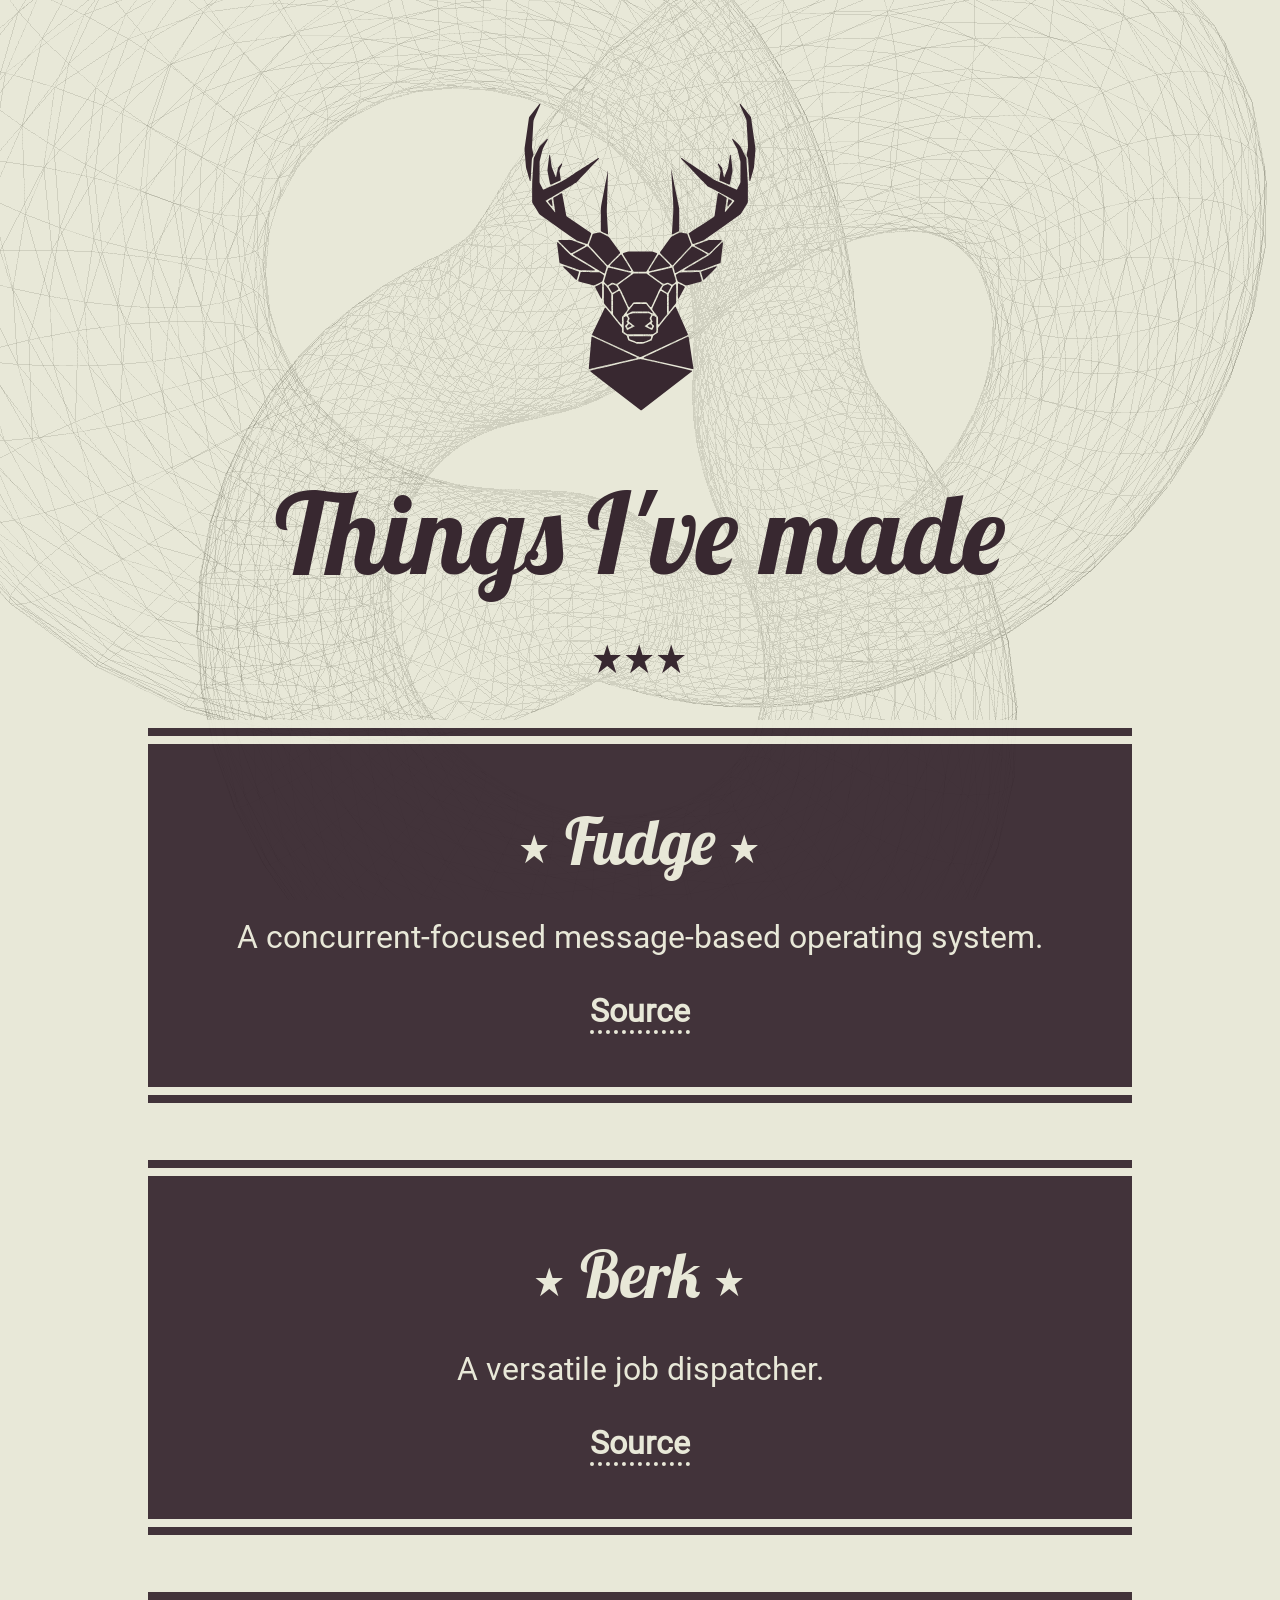
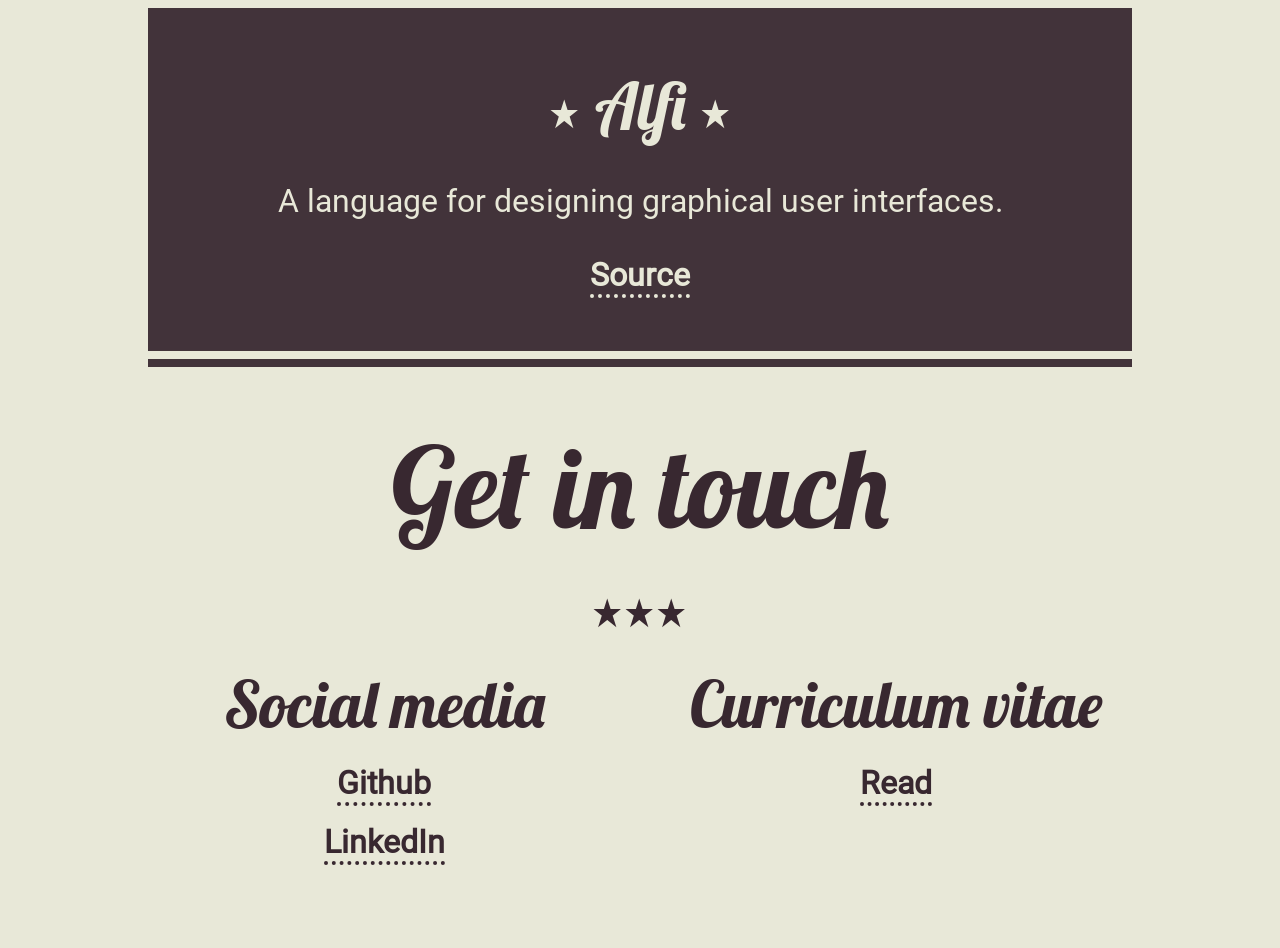
<file: index.html>
<!DOCTYPE html>
<html>
    <head>
        <title>Home of Jens Nyberg</title>
        <link rel="stylesheet" type="text/css" href="style.css">
    </head>
    <body>
        <div id="container" style="position: fixed; z-index: -1"></div>
        <div class="box0">
            <div class="row">
                <div class="col">
                    <div class="box1 center"><img src="reindeer.svg" width="320px"/></div>
                    <div class="box1 topic center">Things I've made</div>
                    <div class="box1 center"><img src="star2.svg" width="32px"/><img src="star2.svg" width="32px"/><img src="star2.svg" width="32px"/></div>
                </div>
            </div>
            <div class="row">
                <div class="col">
                    <div class="box1">
                        <div class="box2 dark">
                            <div class="box1 subtopic center"><img src="star.svg" width="32px"/> Fudge <img src="star.svg" width="32px"/></div>
                            <div class="box1 text center">A concurrent-focused message-based operating system.</div>
                            <div class="box1 text center"><a href="https://github.com/jezze/fudge">Source</a></div>
                        </div>
                    </div>
                    <div class="box1">
                        <div class="box2 dark">
                            <div class="box1 subtopic center"><img src="star.svg" width="32px"/> Berk <img src="star.svg" width="32px"/></div>
                            <div class="box1 text center">A versatile job dispatcher.</div>
                            <div class="box1 text center"><a href="https://github.com/jezze/berk">Source</a></div>
                        </div>
                    </div>

                    <div class="box1">
                        <div class="box2 dark">
                            <div class="box1 subtopic center"><img src="star.svg" width="32px"/> Alfi <img src="star.svg" width="32px"/></div>
                            <div class="box1 text center">A language for designing graphical user interfaces.</div>
                            <div class="box1 text center"><a href="https://github.com/jezze/alfi">Source</a></div>
                        </div>
                    </div>
                </div>
            </div>
            <div class="row">
                <div class="col">
                    <div class="box1 topic center">Get in touch</div>
                    <div class="box1 center"><img src="star2.svg" width="32px"/><img src="star2.svg" width="32px"/><img src="star2.svg" width="32px"/></div>
                    <div class="row">
                        <div class="col">
                            <div class="box1 subtopic center">Social media</div>
                            <div class="box1 text center"><a href="https://github.com/jezze">Github</a></div>
                            <div class="box1 text center"><a href="https://linkedin.com/in/jens-nyberg">LinkedIn</a></div>
                        </div>
                        <div class="col">
                            <div class="box1 subtopic center">Curriculum vitae</div>
                            <div class="box1 text center"><a href="https://jensnyberg.com/cv">Read</a></div>
                        </div>
                    </div>
                </div>
            </div>
        </div>
        <script src="wire/three.js"></script>
        <script src="wire/script.js"></script>
    </body>
</html>
</file>
<file: style.css>
@font-face {
    font-family: "Roboto Regular";
    src: url("fonts/Roboto-Regular.ttf");
}

@font-face {
    font-family: "Lobster Regular";
    src: url("fonts/Lobster-Regular.ttf");
}

a {
    color: #382830;
    font-weight: bold;
    text-decoration: none;
    border-bottom: 4px dotted #382830;
}

body {
    margin: 0px;
    background-color: #e8e8d8;
}

div.box0 {
    padding: 6% 10% 6% 10%;
}

div.box1 {
    padding: 2% 2% 2% 2%;
}

div.box2 {
    padding: 4% 4% 4% 4%;
}

div.center {
    text-align: center;
}

div.row {
    display: flex;
    flex-direction: row;
    flex: 1;
}

div.col {
    display: flex;
    flex-direction: column;
    flex: 1;
}

div.text {
    font-family: "Roboto Regular";
    font-size: 2em;
    color: #382830;
}

div.topic {
    font-family: "Lobster Regular";
    font-size: 7em;
    color: #382830;
}

div.subtopic {
    font-family: "Lobster Regular";
    font-size: 4em;
    color: #382830;
}

div.dark {
    background-color: #382830;
    border-top: 24px double #e8e8d8;
    border-bottom: 24px double #e8e8d8;
    opacity: 0.94;
}

div.dark a {
    color: #e8e8d8;
    border-bottom: 4px dotted #e8e8d8;
}

div.dark div.text {
    color: #e8e8d8;
}

div.dark div.title {
    color: #e8e8d8;
}

div.dark div.topic {
    color: #e8e8d8;
}

div.dark div.subtopic {
    color: #e8e8d8;
}
</file>
